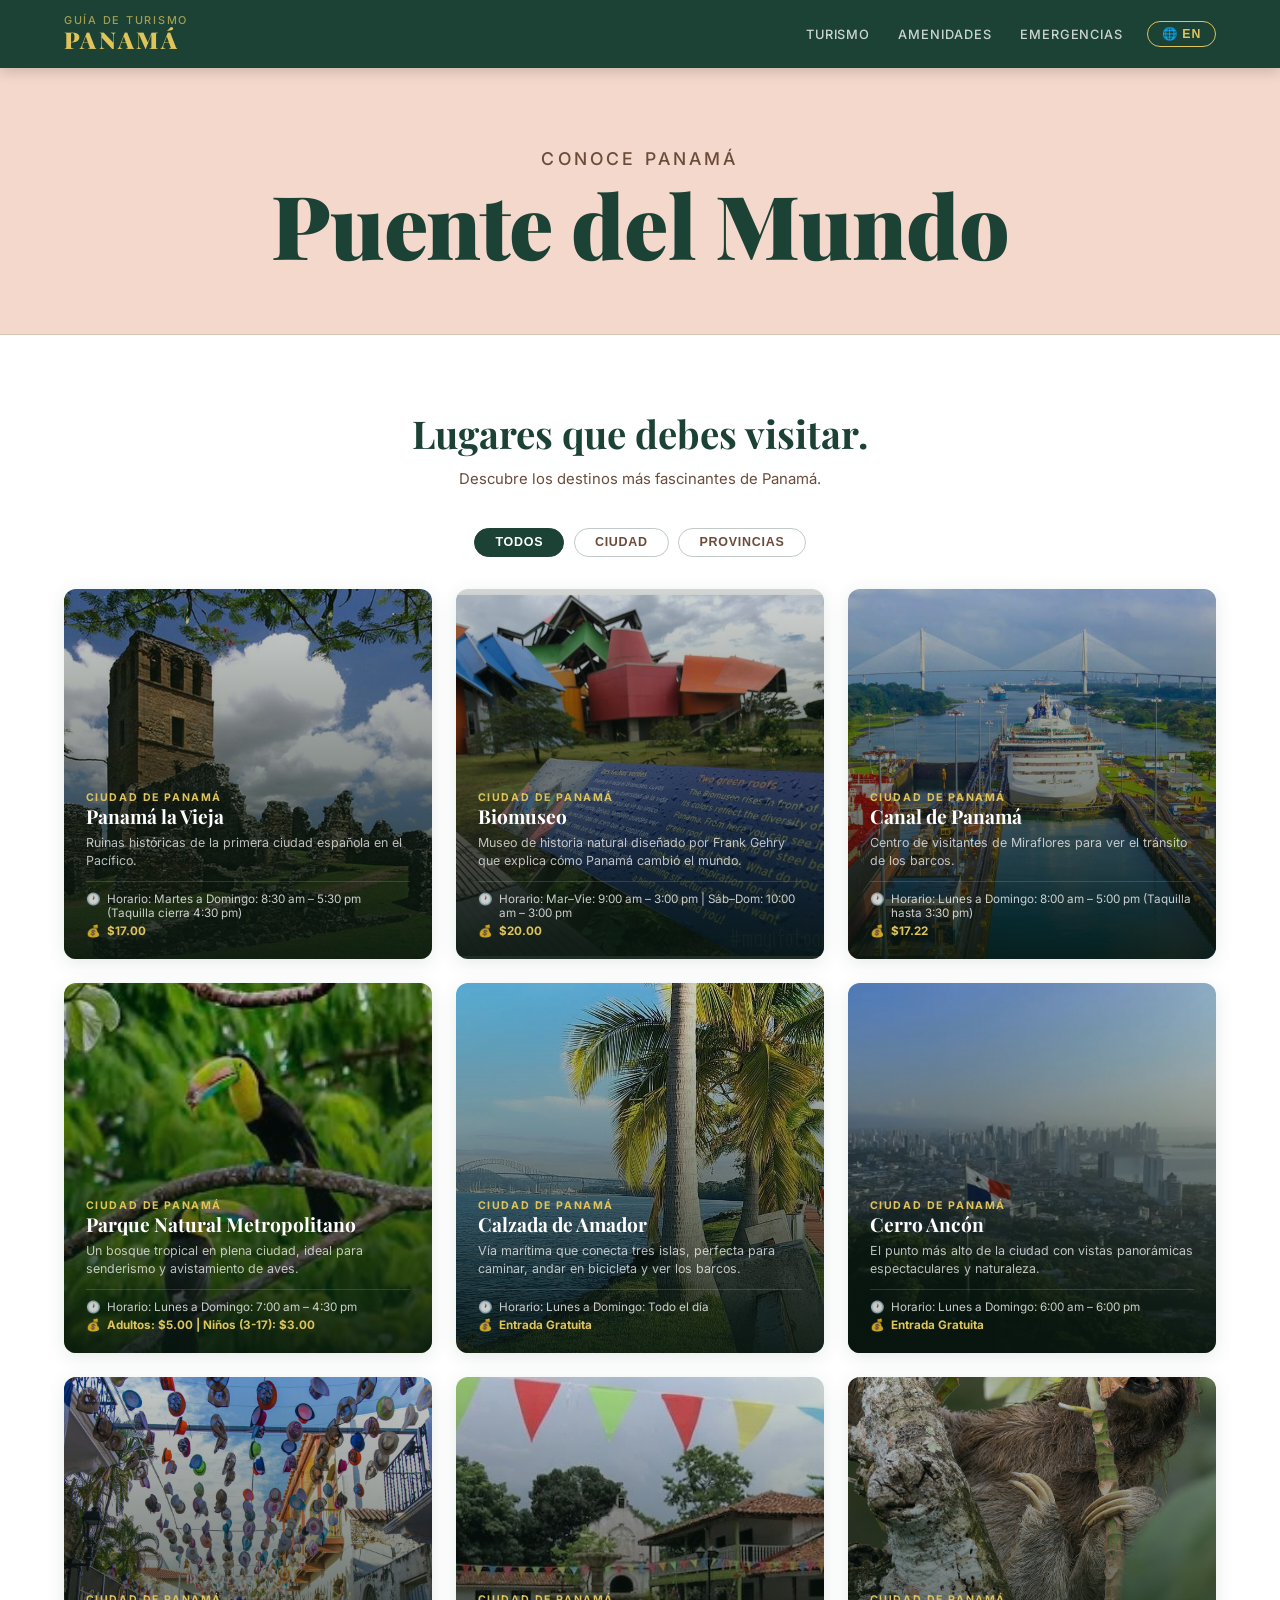
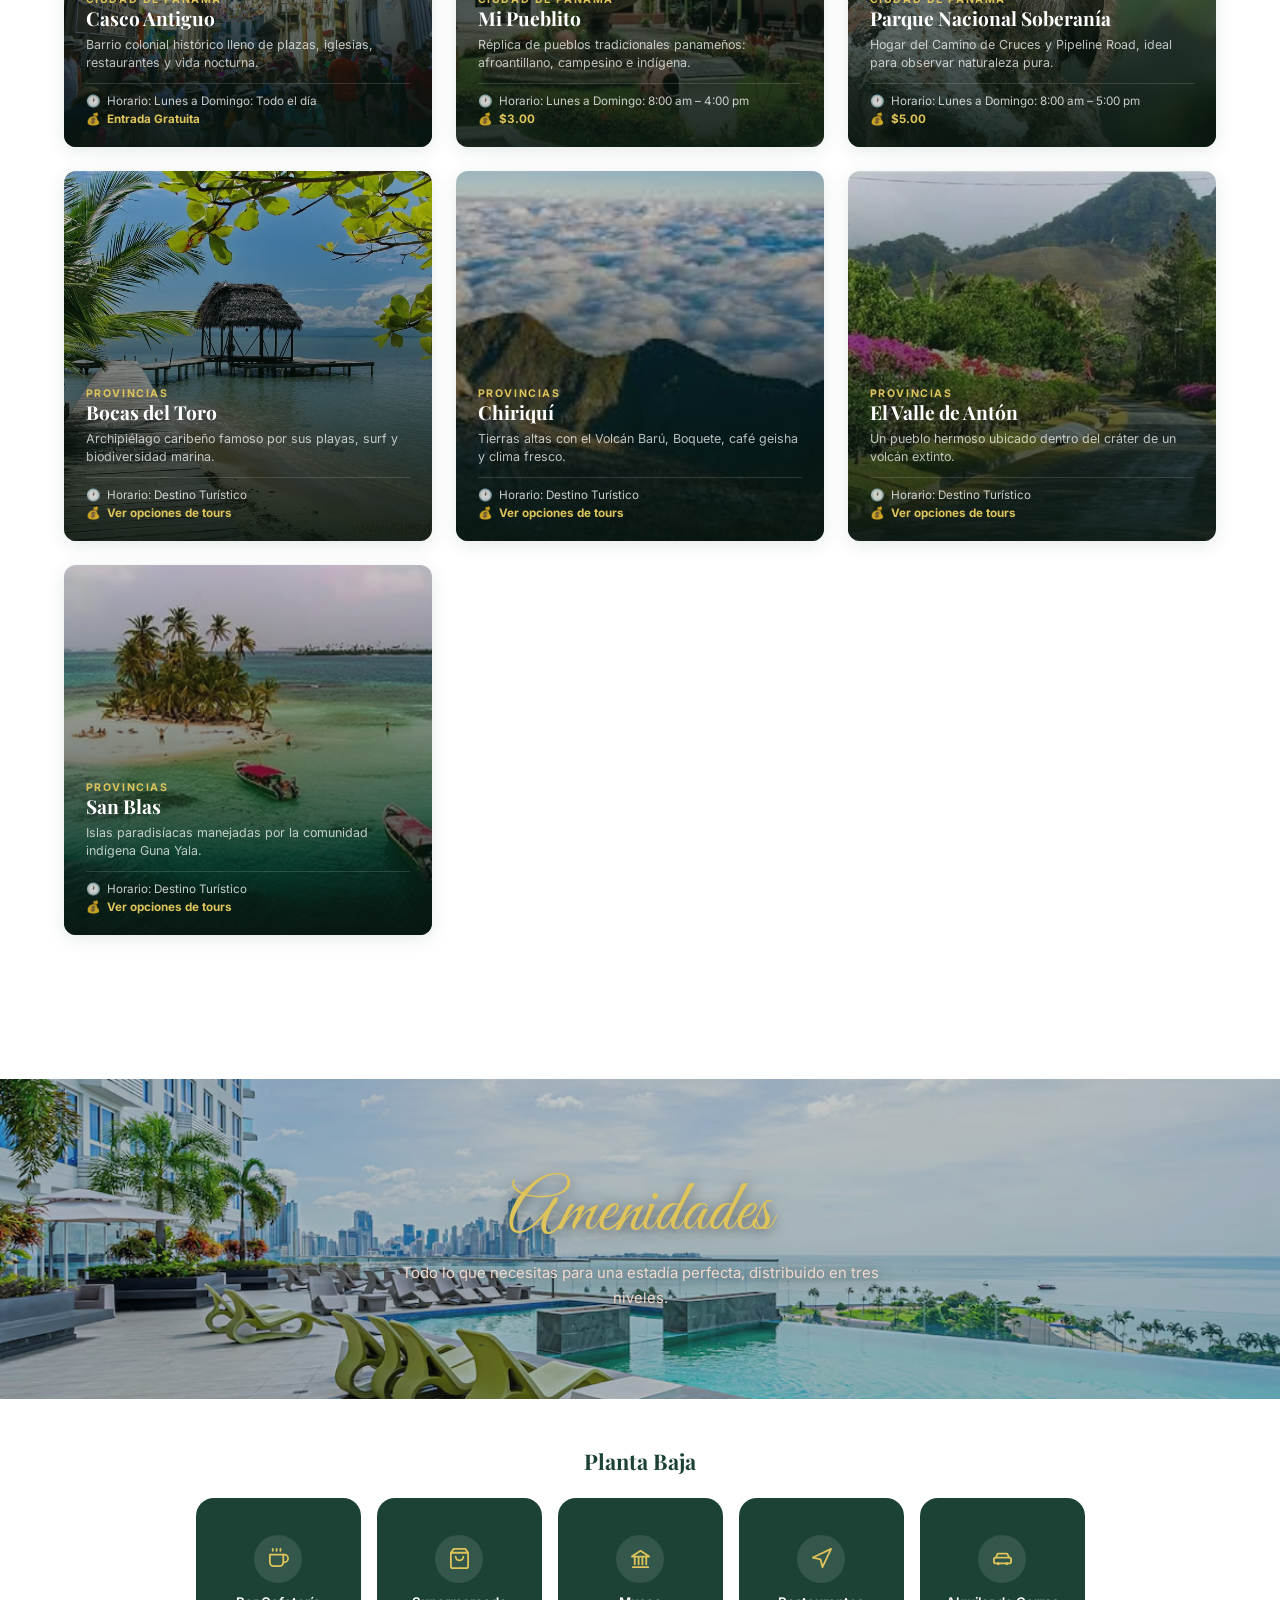
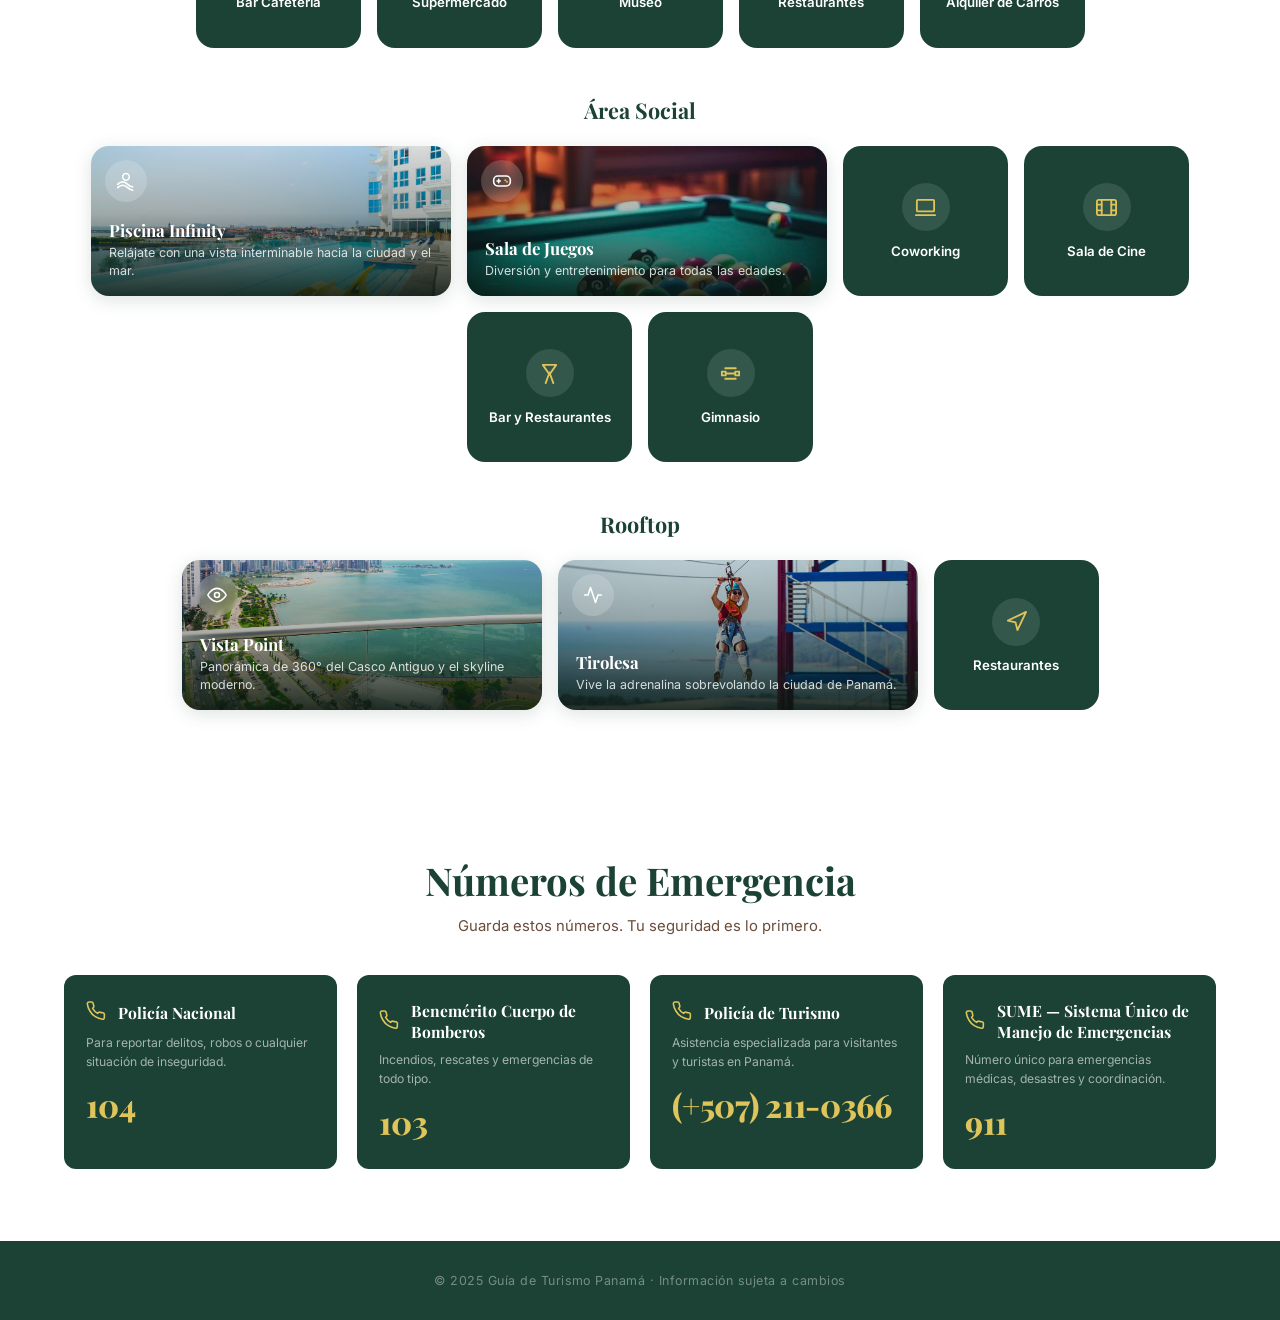
<file: index.html>
<!DOCTYPE html>
<html lang="es">
<head>
  <meta charset="UTF-8" />
  <meta name="viewport" content="width=device-width, initial-scale=1.0" />
  <title>Guía de Turismo — Panamá</title>
  <link rel="preconnect" href="https://fonts.googleapis.com" />
  <link rel="preconnect" href="https://fonts.gstatic.com" crossorigin />
  <link href="https://fonts.googleapis.com/css2?family=Playfair+Display:wght@400;700;900&family=Great+Vibes&family=Inter:wght@300;400;500;600;700&display=swap" rel="stylesheet" />
  <link rel="stylesheet" href="style.css" />
</head>
<body>

  <!-- NAVBAR -->
  <header class="navbar">
    <div class="nav-inner">
      <div class="nav-brand">
        <span class="brand-top" data-i18n="nav.brand">Guía de Turismo</span>
        <span class="brand-main">PANAMÁ</span>
      </div>
      <div class="nav-right">
        <nav class="nav-links">
          <a href="#turismo" data-i18n="nav.tourism">Turismo</a>
          <a href="#amenidades" data-i18n="nav.amenities">Amenidades</a>
          <a href="#emergencias" data-i18n="nav.emergency">Emergencias</a>
        </nav>
        <button class="lang-btn" id="langToggle">
          <span>🌐</span>
          <span id="langLabel">EN</span>
        </button>
        <button class="hamburger" id="hamburger" aria-label="Menú">
          <span></span><span></span><span></span>
        </button>
      </div>
    </div>
    <div class="nav-mobile" id="navMobile">
      <a href="#turismo" data-i18n="nav.tourism">Turismo</a>
      <a href="#amenidades" data-i18n="nav.amenities">Amenidades</a>
      <a href="#emergencias" data-i18n="nav.emergency">Emergencias</a>
    </div>
  </header>

  <!-- HERO -->
  <section class="hero">
    <p class="hero-eyebrow" data-i18n="hero.title">Conoce Panamá</p>
    <h1 class="hero-heading" data-i18n="hero.subtitle">Puente del Mundo</h1>
  </section>

  <!-- SECCIÓN 1: TURISMO -->
  <section class="seccion" id="turismo">
    <div class="seccion-header">
      <h2 class="seccion-titulo" data-i18n="tourism.title">Sitios de Turismo</h2>
      <p class="seccion-desc" data-i18n="tourism.desc">Descubre los destinos más fascinantes de Panamá.</p>
    </div>
    <div class="filtros">
      <button class="filtro-btn activo" data-filter="all" data-i18n="filter.all">Todos</button>
      <button class="filtro-btn" data-filter="ciudad" data-i18n="filter.city">Ciudad</button>
      <button class="filtro-btn" data-filter="provincias" data-i18n="filter.provinces">Provincias</button>
    </div>
    <div class="cards-grid" id="tourismGrid"></div>
  </section>

  <!-- SECCIÓN 2: AMENIDADES (Planta Baja / Área Social / Rooftop) -->
  <section class="seccion seccion-tinted" id="amenidades">
    <div class="seccion-header amenities-banner">
      <h2 class="seccion-titulo" data-i18n="amenities.title">Amenidades</h2>
      <p class="seccion-desc" data-i18n="amenities.desc">Todo lo que necesitas para una estadía perfecta, distribuido en tres niveles.</p>
    </div>
    <div class="amenities-wrap" id="amenitiesContainer"></div>
  </section>

  <!-- SECCIÓN 3: EMERGENCIAS -->
  <section class="seccion" id="emergencias">
    <div class="seccion-header">
      <h2 class="seccion-titulo" data-i18n="emergency.title">Números de Emergencia</h2>
      <p class="seccion-desc" data-i18n="emergency.desc">Guarda estos números. Tu seguridad es lo primero.</p>
    </div>
    <div class="emergency-grid" id="emergencyGrid"></div>
  </section>

  <!-- FOOTER -->
  <footer class="footer">
    <p data-i18n="footer.copy">© 2025 Guía de Turismo Panamá · Información sujeta a cambios</p>
  </footer>

  <script src="script.js"></script>
</body>
</html>
</file>
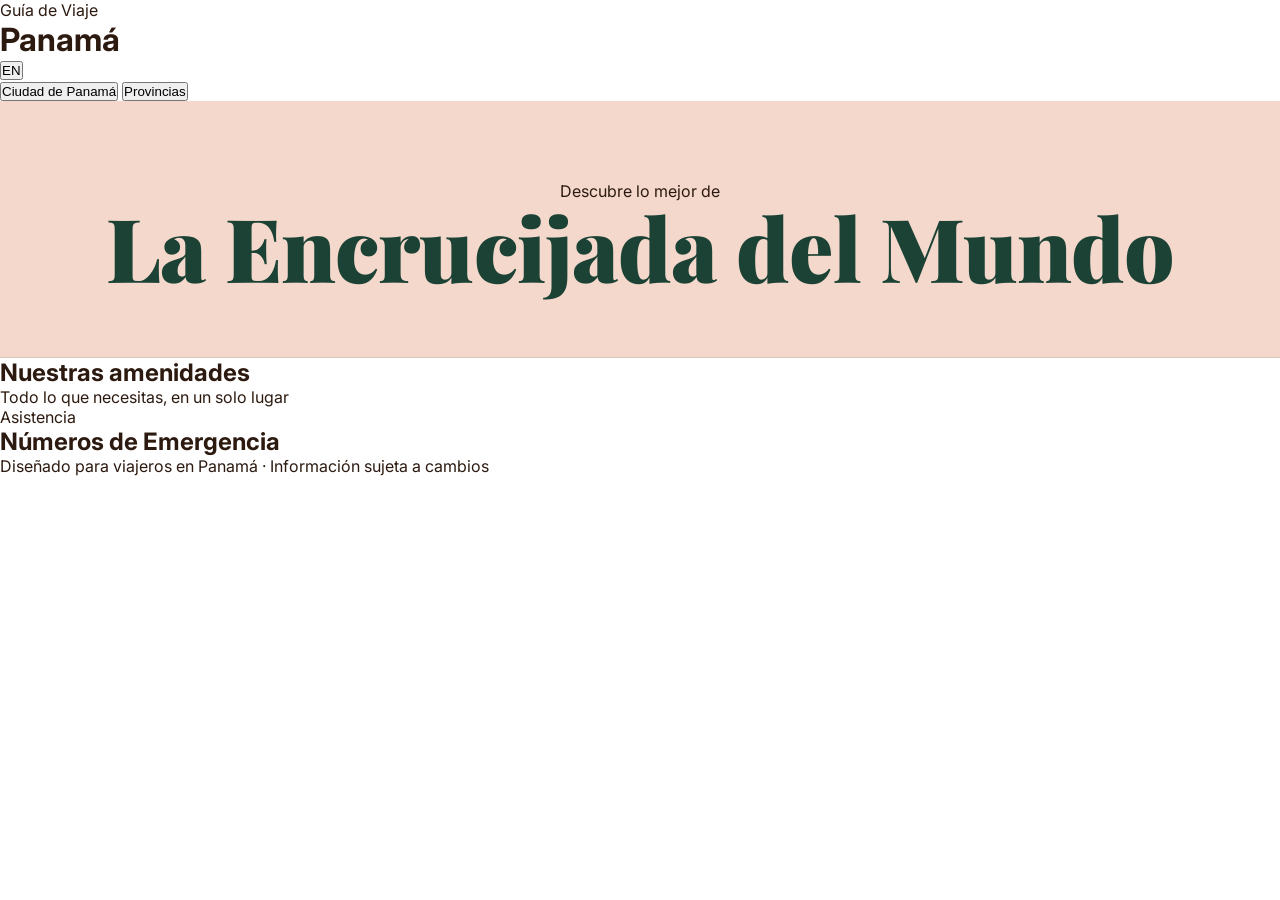
<file: index (2).html>
<!DOCTYPE html>
<html lang="es">
<head>
  <meta charset="UTF-8" />
  <meta name="viewport" content="width=device-width, initial-scale=1.0" />
  <title>Guía Turística — Panamá</title>
  <link rel="preconnect" href="https://fonts.googleapis.com" />
  <link rel="preconnect" href="https://fonts.gstatic.com" crossorigin />
  <link href="https://fonts.googleapis.com/css2?family=Playfair+Display:ital,wght@0,400;0,600;0,700;1,400&family=Inter:wght@300;400;500;600&display=swap" rel="stylesheet" />
  <link rel="stylesheet" href="style.css" />
</head>
<body>

  <!-- STICKY HEADER -->
  <header class="site-header">
    <div class="header-inner">
      <div class="header-brand">
        <span class="header-eyebrow" id="txt-eyebrow">Guía de Viaje</span>
        <h1 class="header-title">Panamá</h1>
      </div>
      <button class="lang-toggle" id="langToggle" aria-label="Switch language">
        <span class="lang-active" id="langLabel">EN</span>
      </button>
    </div>

    <!-- FILTER TABS -->
    <nav class="filter-nav" role="tablist">
      <button class="filter-btn active" data-region="ciudad" id="btn-ciudad" role="tab">
        <span id="txt-ciudad">Ciudad de Panamá</span>
      </button>
      <button class="filter-btn" data-region="provincias" id="btn-provincias" role="tab">
        <span id="txt-provincias">Provincias</span>
      </button>
    </nav>
  </header>

  <!-- MAIN CONTENT -->
  <main class="main-content">

    <!-- HERO -->
    <section class="hero">
      <p class="hero-sub" id="txt-hero-sub">Descubre lo mejor de</p>
      <h2 class="hero-heading" id="txt-hero-heading">La Encrucijada del Mundo</h2>
    </section>

    <!-- CARDS GRID -->
    <section class="cards-section">
      <div class="cards-grid" id="cardsGrid"></div>
    </section>

    <!-- ==========================================
         INICIO SECCIÓN: AMENIDADES
         ========================================== -->
    <section id="amenidades" class="amenidades-section">
      <div class="amenidades-container">
        <div class="amenidades-header">
          <h2 class="amenidades-titulo" id="txt-amen-titulo">Nuestras amenidades</h2>
          <p class="amenidades-subtitulo" id="txt-amen-subtitulo">Todo lo que necesitas, en un solo lugar</p>
        </div>
        <div class="amenidades-grid" id="amenidadesGrid"></div>
      </div>
    </section>
    <!-- ==========================================
         FIN SECCIÓN: AMENIDADES
         ========================================== -->

    <!-- EMERGENCY SECTION -->
    <section class="emergency-section" id="emergencySection">
      <div class="emergency-header">
        <span class="section-eyebrow" id="txt-emerg-eyebrow">Asistencia</span>
        <h2 class="section-title" id="txt-emerg-title">Números de Emergencia</h2>
      </div>
      <ul class="emergency-list" id="emergencyList"></ul>
    </section>

    <!-- FOOTER -->
    <footer class="site-footer">
      <p id="txt-footer">Diseñado para viajeros en Panamá · Información sujeta a cambios</p>
    </footer>

  </main>

  <script src="script.js"></script>
</body>
</html>
</file>
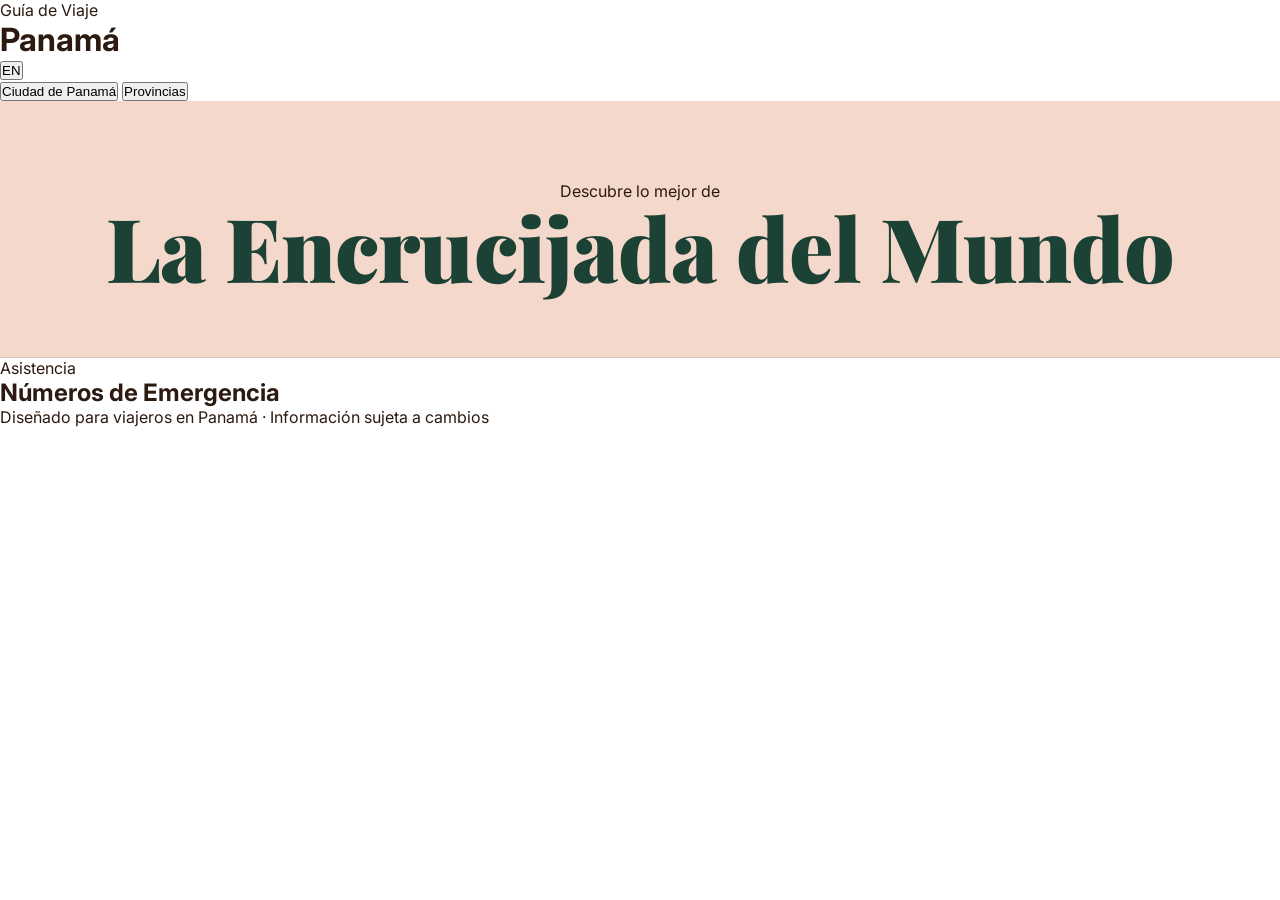
<file: index.html (turismo).html>
<!DOCTYPE html>
<html lang="es">
<head>
  <meta charset="UTF-8" />
  <meta name="viewport" content="width=device-width, initial-scale=1.0" />
  <title>Guía Turística — Panamá</title>
  <link rel="preconnect" href="https://fonts.googleapis.com" />
  <link rel="preconnect" href="https://fonts.gstatic.com" crossorigin />
  <link href="https://fonts.googleapis.com/css2?family=Playfair+Display:ital,wght@0,400;0,600;0,700;1,400&family=Inter:wght@300;400;500;600&display=swap" rel="stylesheet" />
  <link rel="stylesheet" href="style.css" />
</head>
<body>

  <!-- STICKY HEADER -->
  <header class="site-header">
    <div class="header-inner">
      <div class="header-brand">
        <span class="header-eyebrow" id="txt-eyebrow">Guía de Viaje</span>
        <h1 class="header-title">Panamá</h1>
      </div>
      <button class="lang-toggle" id="langToggle" aria-label="Switch language">
        <span class="lang-active" id="langLabel">EN</span>
      </button>
    </div>

    <!-- FILTER TABS -->
    <nav class="filter-nav" role="tablist">
      <button class="filter-btn active" data-region="ciudad" id="btn-ciudad" role="tab">
        <span id="txt-ciudad">Ciudad de Panamá</span>
      </button>
      <button class="filter-btn" data-region="provincias" id="btn-provincias" role="tab">
        <span id="txt-provincias">Provincias</span>
      </button>
    </nav>
  </header>

  <!-- MAIN CONTENT -->
  <main class="main-content">
    <!-- HERO -->
    <section class="hero">
      <p class="hero-sub" id="txt-hero-sub">Descubre lo mejor de</p>
      <h2 class="hero-heading" id="txt-hero-heading">La Encrucijada del Mundo</h2>
    </section>

    <!-- CARDS GRID -->
    <section class="cards-section">
      <div class="cards-grid" id="cardsGrid"></div>
    </section>

    <!-- EMERGENCY SECTION -->
    <section class="emergency-section" id="emergencySection">
      <div class="emergency-header">
        <span class="section-eyebrow" id="txt-emerg-eyebrow">Asistencia</span>
        <h2 class="section-title" id="txt-emerg-title">Números de Emergencia</h2>
      </div>
      <ul class="emergency-list" id="emergencyList"></ul>
    </section>

    <!-- FOOTER -->
    <footer class="site-footer">
      <p id="txt-footer">Diseñado para viajeros en Panamá · Información sujeta a cambios</p>
    </footer>
  </main>

  <script src="script.js"></script>
</body>
</html>
</file>
<file: style.css>
/* ================================================
   GUÍA DE TURISMO PANAMÁ — style.css
   --bg:      #f3d8cb  fondo general
   --green:   #1b4235  navbar / cards amenidades y emergencias
   --gold:    #dec45a  texto dorado navbar
   --text:    #2c1a10  texto oscuro
   --muted:   #6b4c3b  texto secundario
================================================ */

*, *::before, *::after { box-sizing: border-box; margin: 0; padding: 0; }

:root {
  --bg:        #f3d8cb;
  --green:     #1b4235;
  --green-h:   #22503f;
  --gold:      #dec45a;
  --text:      #2c1a10;
  --muted:     #6b4c3b;
  --white:     #ffffff;
  --radius:    12px;
  --radius-lg: 18px;
  --transition: 0.26s ease;
}

html { scroll-behavior: smooth; }

body {
  font-family: 'Inter', sans-serif;
  background: var(--white);
  color: var(--text);
  overflow-x: hidden;
}

/* ── NAVBAR ──────────────────────────────── */
.navbar {
  background: var(--green);
  position: sticky;
  top: 0;
  z-index: 200;
  box-shadow: 0 2px 14px rgba(0,0,0,0.20);
}

.nav-inner {
  max-width: 1200px;
  margin: 0 auto;
  padding: 0 1.5rem;
  height: 68px;
  display: flex;
  align-items: center;
  justify-content: space-between;
}

.nav-brand {
  display: flex;
  flex-direction: column;
  line-height: 1.15;
  flex-shrink: 0;
}

.brand-top {
  font-size: 0.68rem;
  font-weight: 500;
  letter-spacing: 0.16em;
  text-transform: uppercase;
  color: rgba(222,196,90,0.70);
}

.brand-main {
  font-family: 'Playfair Display', serif;
  font-size: 1.45rem;
  font-weight: 900;
  color: var(--gold);
  letter-spacing: 0.10em;
}

.nav-right {
  display: flex;
  align-items: center;
  gap: 1.5rem;
}

.nav-links {
  display: flex;
  gap: 1.75rem;
}

.nav-links a {
  color: rgba(255,255,255,0.78);
  text-decoration: none;
  font-size: 0.80rem;
  font-weight: 500;
  letter-spacing: 0.07em;
  text-transform: uppercase;
  transition: color var(--transition);
}

.nav-links a:hover { color: var(--gold); }

.lang-btn {
  display: flex;
  align-items: center;
  gap: 0.3rem;
  background: transparent;
  border: 1.5px solid var(--gold);
  color: var(--gold);
  padding: 0.30rem 0.85rem;
  border-radius: 100px;
  font-size: 0.77rem;
  font-weight: 700;
  letter-spacing: 0.08em;
  cursor: pointer;
  transition: background var(--transition), color var(--transition);
  flex-shrink: 0;
}

.lang-btn:hover { background: var(--gold); color: var(--green); }

.hamburger {
  display: none;
  flex-direction: column;
  gap: 5px;
  background: none;
  border: none;
  cursor: pointer;
  padding: 4px;
}

.hamburger span {
  display: block;
  width: 22px;
  height: 2px;
  background: var(--white);
  border-radius: 2px;
}

.nav-mobile {
  display: none;
  flex-direction: column;
  background: var(--green-h);
  padding: 0.75rem 1.5rem 1.25rem;
  gap: 0.70rem;
  border-top: 1px solid rgba(222,196,90,0.18);
}

.nav-mobile a {
  color: rgba(255,255,255,0.82);
  text-decoration: none;
  font-size: 0.95rem;
  font-weight: 500;
  padding: 0.4rem 0;
  border-bottom: 1px solid rgba(255,255,255,0.07);
}

.nav-mobile.open { display: flex; }

/* ── HERO ────────────────────────────────── */
.hero {
  display: flex;
  flex-direction: column;
  align-items: center;
  justify-content: center;
  text-align: center;
  padding: 5rem 1.5rem 4rem;
  background: var(--bg);
  border-bottom: 1px solid rgba(27,66,53,0.12);
}

.hero-eyebrow {
  font-family: 'Inter', sans-serif;
  font-size: clamp(0.85rem, 2vw, 1.1rem);
  font-weight: 500;
  color: var(--muted);
  letter-spacing: 0.18em;
  text-transform: uppercase;
  margin-bottom: 0.55rem;
}

.hero-heading {
  font-family: 'Playfair Display', serif;
  font-size: clamp(2.8rem, 8vw, 5.5rem);
  font-weight: 900;
  color: var(--green);
  line-height: 1.05;
  letter-spacing: -0.01em;
}

/* ── SECCIONES ───────────────────────────── */
.seccion {
  padding: 4.5rem 1.5rem;
  max-width: 1200px;
  margin: 0 auto;
}

.seccion-tinted {
  max-width: 100%;
  background: var(--white);
  padding: 4.5rem 1.5rem;
}

.seccion-tinted > .seccion-header {
  max-width: 1200px;
  margin-left: auto;
  margin-right: auto;
  text-align: center;
}

.seccion-header {
  text-align: center;
  margin-bottom: 2.25rem;
}

.seccion-titulo {
  font-family: 'Playfair Display', serif;
  font-size: clamp(1.7rem, 4vw, 2.4rem);
  font-weight: 700;
  color: var(--green);
  margin-bottom: 0.5rem;
}

.seccion-desc {
  font-size: 0.93rem;
  color: var(--muted);
  max-width: 480px;
  margin: 0 auto;
  line-height: 1.65;
}

/* ── BANNER DE APERTURA: AMENIDADES ───────── */
.amenities-banner {
  position: relative;
  isolation: isolate;
  background: url('images/piscina-portada.avif') center/cover no-repeat;
  border-radius: 0;
  min-height: 320px;
  display: flex;
  flex-direction: column;
  align-items: center;
  justify-content: center;
  padding: 2.5rem 1.5rem;
  margin-bottom: 3rem;
  overflow: hidden;
}

/* Full-bleed: la imagen llega hasta los bordes de la página */
.seccion-tinted > .amenities-banner {
  max-width: none;
  margin-left: -1.5rem;
  margin-right: -1.5rem;
  width: calc(100% + 3rem);
}

.amenities-banner::before {
  content: '';
  position: absolute;
  inset: 0;
  /* Película ligera: la foto se ve vívida y nítida */
  background: rgba(8,22,15,0.22);
  z-index: 0;
}

.amenities-banner .seccion-titulo,
.amenities-banner .seccion-desc {
  position: relative;
  z-index: 1;
  text-shadow: 0 2px 14px rgba(0,0,0,0.55);
}

.amenities-banner .seccion-titulo {
  font-family: 'Great Vibes', cursive;
  font-weight: 400;
  font-size: clamp(2.8rem, 8vw, 4.5rem);
  color: var(--gold);
  margin-bottom: 0.2rem;
}

.amenities-banner .seccion-desc {
  color: var(--bg);
}

/* ── FILTROS ─────────────────────────────── */
.filtros {
  display: flex;
  gap: 0.6rem;
  justify-content: center;
  flex-wrap: wrap;
  margin-bottom: 2rem;
}

.filtro-btn {
  background: transparent;
  border: 1.5px solid rgba(27,66,53,0.28);
  color: var(--muted);
  padding: 0.42rem 1.25rem;
  border-radius: 100px;
  font-size: 0.78rem;
  font-weight: 600;
  letter-spacing: 0.06em;
  text-transform: uppercase;
  cursor: pointer;
  transition: all var(--transition);
}

.filtro-btn:hover,
.filtro-btn.activo {
  background: var(--green);
  border-color: var(--green);
  color: var(--white);
}

/* ── TOURISM CARDS ───────────────────────── */
.cards-grid {
  display: grid;
  grid-template-columns: repeat(auto-fill, minmax(285px, 1fr));
  gap: 1.5rem;
}

.card {
  border-radius: var(--radius);
  overflow: hidden;
  position: relative;
  height: 370px;
  box-shadow: 0 4px 18px rgba(27,66,53,0.11);
  transition: transform var(--transition), box-shadow var(--transition);
}

.card:hover {
  transform: translateY(-5px);
  box-shadow: 0 14px 34px rgba(27,66,53,0.20);
}

.card-img {
  position: absolute;
  inset: 0;
  width: 100%;
  height: 100%;
  object-fit: cover;
  transition: transform 0.5s ease;
}

.card:hover .card-img { transform: scale(1.06); }

.card-overlay {
  position: absolute;
  inset: 0;
  background: linear-gradient(
    to top,
    rgba(8,22,15,0.90) 0%,
    rgba(8,22,15,0.52) 45%,
    rgba(8,22,15,0.18) 100%
  );
  z-index: 1;
}

.card-body {
  position: absolute;
  bottom: 0; left: 0; right: 0;
  z-index: 2;
  padding: 1.35rem;
}

.card-region {
  font-size: 0.66rem;
  font-weight: 700;
  letter-spacing: 0.15em;
  text-transform: uppercase;
  color: var(--gold);
  margin-bottom: 0.25rem;
}

.card-name {
  font-family: 'Playfair Display', serif;
  font-size: 1.2rem;
  font-weight: 700;
  color: var(--white);
  line-height: 1.2;
  margin-bottom: 0.35rem;
}

.card-details {
  font-size: 0.78rem;
  color: rgba(255,255,255,0.72);
  line-height: 1.5;
  margin-bottom: 0.65rem;
}

.card-meta {
  border-top: 1px solid rgba(255,255,255,0.14);
  padding-top: 0.6rem;
  display: flex;
  flex-direction: column;
  gap: 0.22rem;
}

.card-meta-row {
  display: flex;
  align-items: flex-start;
  gap: 0.38rem;
  font-size: 0.73rem;
  color: rgba(255,255,255,0.78);
}

.card-price { font-weight: 700; color: var(--gold); }

.card.oculta { display: none; }

/* ── AMENIDADES: CONTENEDOR GENERAL ───────── */
.amenities-wrap {
  display: flex;
  flex-direction: column;
  gap: 3rem;
  max-width: 1100px;
  margin: 0 auto;
}

.amenity-section-header {
  text-align: center;
  margin-bottom: 1.4rem;
}

.amenity-section-title {
  font-family: 'Playfair Display', serif;
  font-size: 1.35rem;
  font-weight: 700;
  color: var(--green);
}

/* ── AMENIDADES: GRID (flex centrado) ──────── */
.amenities-grid {
  display: flex;
  flex-wrap: wrap;
  justify-content: center;
  align-items: stretch;
  gap: 1rem;
}

/* Tarjeta sencilla (icono) */
.amenity-card {
  flex: 0 1 165px;
  max-width: 200px;
  background: var(--green);
  border-radius: var(--radius-lg);
  padding: 1.6rem 1rem;
  display: flex;
  flex-direction: column;
  align-items: center;
  justify-content: center;
  gap: 0.7rem;
  min-height: 150px;
  transition: background var(--transition), transform var(--transition);
}

.amenity-card:hover {
  background: var(--green-h);
  transform: translateY(-3px);
}

.amenity-icon {
  width: 48px;
  height: 48px;
  background: rgba(255,255,255,0.11);
  border-radius: 50%;
  display: flex;
  align-items: center;
  justify-content: center;
  flex-shrink: 0;
}

.amenity-icon svg {
  width: 23px;
  height: 23px;
  stroke: var(--gold);
  fill: none;
  stroke-width: 1.9;
  stroke-linecap: round;
  stroke-linejoin: round;
}

.amenity-name {
  font-size: 0.83rem;
  font-weight: 600;
  color: var(--white);
  text-align: center;
}

/* Tarjeta destacada (con foto) — rectángulo alargado */
.amenity-card-featured {
  flex: 0 1 360px;
  max-width: 480px;
  position: relative;
  border-radius: var(--radius-lg);
  overflow: hidden;
  min-height: 150px;
  box-shadow: 0 4px 18px rgba(27,66,53,0.15);
  transition: transform var(--transition), box-shadow var(--transition);
}

.amenity-card-featured:hover {
  transform: translateY(-4px);
  box-shadow: 0 12px 30px rgba(27,66,53,0.25);
}

.amenity-card-featured img {
  position: absolute;
  inset: 0;
  width: 100%;
  height: 100%;
  object-fit: cover;
  transition: transform 0.5s ease;
}

.amenity-card-featured:hover img { transform: scale(1.05); }

.amenity-overlay {
  position: absolute;
  inset: 0;
  background: linear-gradient(
    to top,
    rgba(8,22,15,0.88) 0%,
    rgba(8,22,15,0.32) 55%,
    rgba(8,22,15,0.12) 100%
  );
  z-index: 1;
}

/* Badge circular con icono — esquina superior izquierda */
.amenity-badge {
  position: absolute;
  top: 14px;
  left: 14px;
  z-index: 2;
  width: 42px;
  height: 42px;
  border-radius: 50%;
  background: rgba(255,255,255,0.18);
  backdrop-filter: blur(6px);
  display: flex;
  align-items: center;
  justify-content: center;
}

.amenity-badge svg {
  width: 20px;
  height: 20px;
  stroke: var(--white);
  fill: none;
  stroke-width: 1.9;
  stroke-linecap: round;
  stroke-linejoin: round;
}

/* Texto pegado al margen inferior izquierdo */
.amenity-featured-content {
  position: absolute;
  bottom: 0; left: 0; right: 0;
  z-index: 2;
  padding: 1rem 1.15rem;
  text-align: left;
}

.amenity-featured-name {
  font-family: 'Playfair Display', serif;
  font-size: 1.05rem;
  font-weight: 700;
  color: var(--white);
  margin-bottom: 0.2rem;
}

.amenity-featured-desc {
  font-size: 0.78rem;
  color: rgba(255,255,255,0.82);
  line-height: 1.45;
}

/* ── EMERGENCIAS ─────────────────────────── */
.emergency-grid {
  display: grid;
  grid-template-columns: repeat(auto-fill, minmax(235px, 1fr));
  gap: 1.25rem;
}

.emergency-card {
  background: var(--green);
  border-radius: var(--radius);
  padding: 1.65rem 1.4rem;
  display: flex;
  flex-direction: column;
  gap: 0.55rem;
  transition: transform var(--transition), box-shadow var(--transition);
}

.emergency-card:hover {
  transform: translateY(-4px);
  box-shadow: 0 10px 26px rgba(27,66,53,0.28);
}

.emergency-top {
  display: flex;
  align-items: center;
  gap: 0.7rem;
}

.emergency-phone-icon svg {
  width: 20px;
  height: 20px;
  stroke: var(--gold);
  fill: none;
  stroke-width: 1.9;
  stroke-linecap: round;
  stroke-linejoin: round;
}

.emergency-name {
  font-family: 'Playfair Display', serif;
  font-size: 0.98rem;
  font-weight: 700;
  color: var(--white);
  line-height: 1.3;
}

.emergency-desc {
  font-size: 0.76rem;
  color: rgba(255,255,255,0.60);
  line-height: 1.55;
}

.emergency-number {
  font-family: 'Playfair Display', serif;
  font-size: 2rem;
  font-weight: 800;
  color: var(--gold);
  letter-spacing: -0.01em;
  margin-top: 0.15rem;
}

/* ── FOOTER ──────────────────────────────── */
.footer {
  background: var(--green);
  text-align: center;
  padding: 2rem 1.5rem;
  font-size: 0.78rem;
  color: rgba(255,255,255,0.40);
  letter-spacing: 0.04em;
}

/* ── RESPONSIVE ──────────────────────────── */
@media (max-width: 768px) {
  .nav-links { display: none; }
  .hamburger { display: flex; }

  .seccion { padding: 3rem 1.25rem; }
  .seccion-tinted { padding: 3rem 1.25rem; }

  .seccion-tinted > .amenities-banner {
    margin-left: -1.25rem;
    margin-right: -1.25rem;
    width: calc(100% + 2.5rem);
    min-height: 260px;
  }

  .cards-grid { grid-template-columns: 1fr; }
  .emergency-grid { grid-template-columns: 1fr 1fr; }
}

@media (max-width: 480px) {
  .emergency-grid { grid-template-columns: 1fr; }
}

@media (prefers-reduced-motion: reduce) {
  *, *::before, *::after { transition: none !important; }
}
</file>
